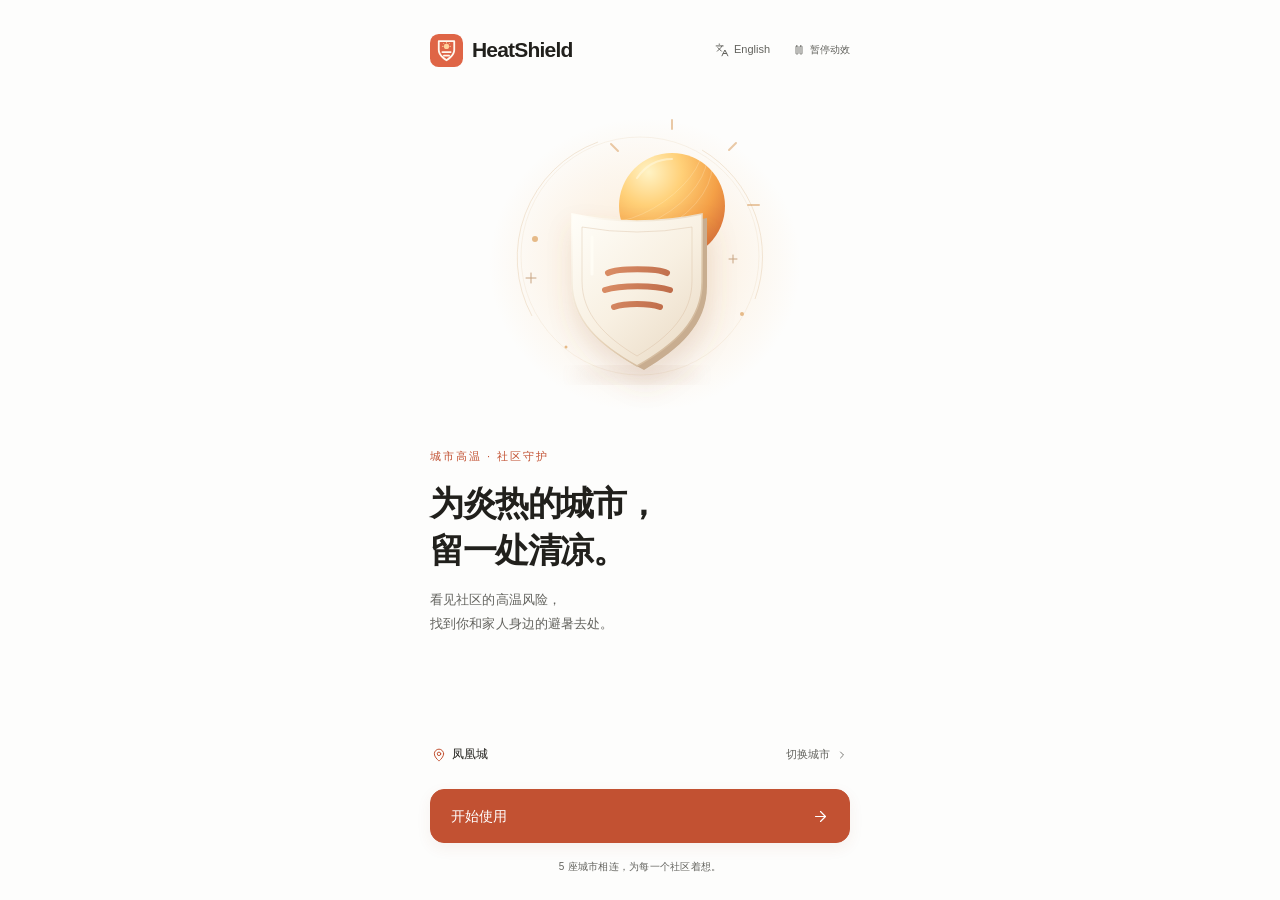
<file: index.html>
<!doctype html>
<html lang="zh-CN"><head><meta charset="UTF-8"><meta name="viewport" content="width=device-width,initial-scale=1,viewport-fit=cover"><meta name="theme-color" content="#fdfdfc"><meta name="description" content="HeatShield，了解社区高温风险，找到身边的避暑资源。"><title>HeatShield</title><link rel="icon" type="image/svg+xml" href="assets/icon.svg"><link rel="stylesheet" href="vendor/sand.css"><link rel="stylesheet" href="vendor/sand-dark.css"><link rel="stylesheet" href="vendor/leaflet.css"><link rel="stylesheet" href="app.css?v=20261114-bilingual"></head><body>
<div id="app"><div class="splash"><img src="assets/icon.svg" width="76" height="76" alt="HeatShield"><h1>HeatShield</h1><div class="boot-dots" aria-label="HeatShield"><i></i><i></i><i></i></div></div></div><div id="modal-root"></div><div id="toast" role="status" aria-live="polite"></div>
<script src="i18n.js?v=20261114-bilingual"></script><script src="vendor/lucide.min.js"></script><script src="vendor/leaflet.js"></script><script src="data.js"></script><script src="photos.js"></script><script src="art.js"></script><script src="basemaps.js?v=20261114-bilingual"></script><script src="live-map.js?v=20261114-bilingual"></script><script src="risk-3d.js?v=20261114-bilingual"></script><script src="app.js?v=20261114-bilingual"></script></body></html>
</file>
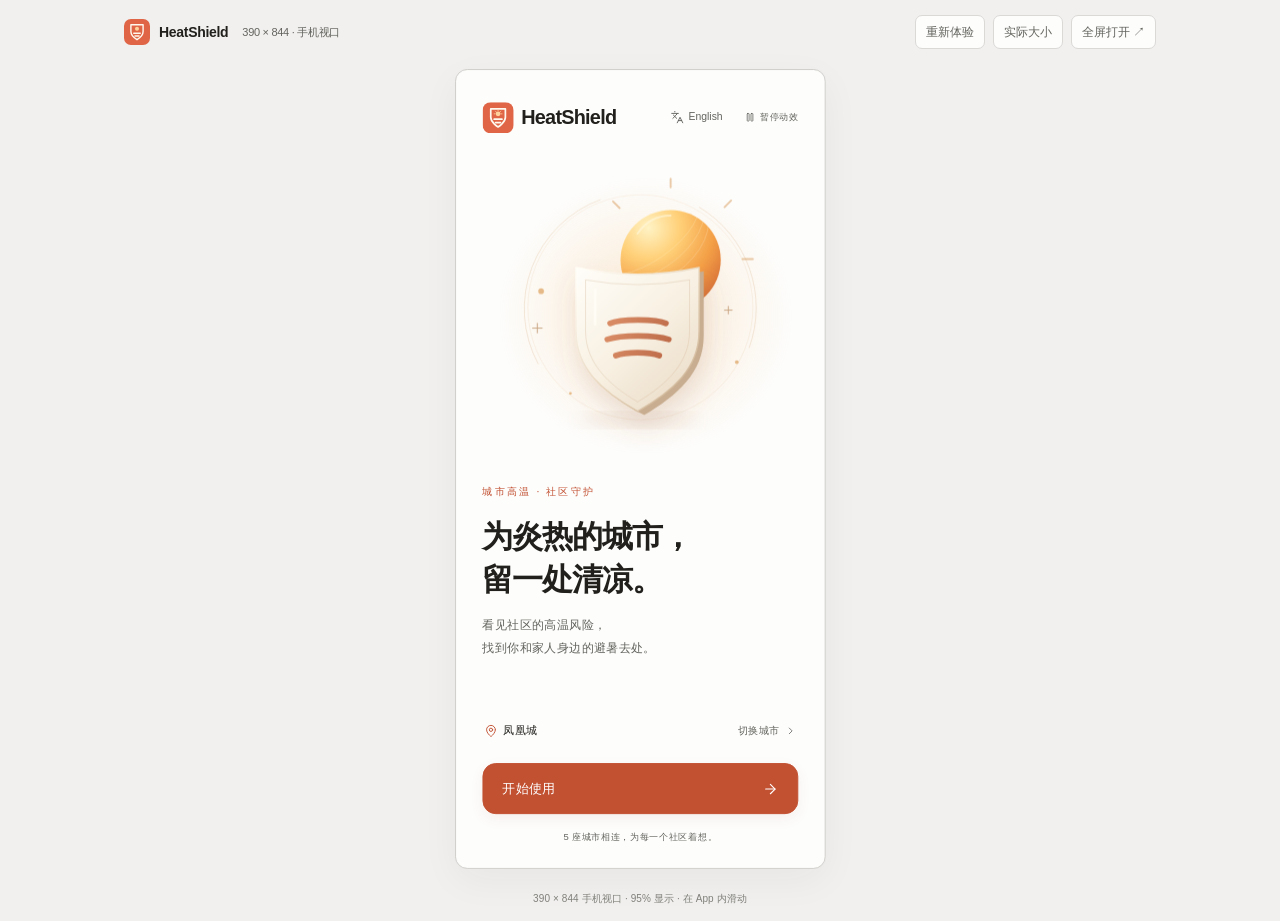
<file: mobile-preview.html>
<!doctype html>
<html lang="zh-CN">
<head><meta charset="UTF-8"><meta name="viewport" content="width=device-width,initial-scale=1"><title>HeatShield · 手机 App</title>
<style>
:root{font-family:Inter,-apple-system,BlinkMacSystemFont,"PingFang SC",sans-serif;color:#21201c;background:#f1f0ef;color-scheme:light}*{box-sizing:border-box}body{margin:0;min-height:100svh}header{height:64px;max-width:1080px;margin:auto;padding:0 24px;display:flex;align-items:center;justify-content:space-between;gap:16px}.identity{display:flex;gap:9px;align-items:center;font-size:14px;font-weight:600;letter-spacing:-.3px}.identity svg{width:26px;height:26px;flex-shrink:0}.identity small{font-size:11px;font-weight:400;color:#63635e;margin-left:5px}.actions{display:flex;gap:8px;align-items:center}button,a{font:inherit;font-size:12px;line-height:1.5;color:#63635e;border:1px solid #dad9d6;border-radius:7px;background:#fdfdfc;min-height:34px;padding:7px 10px;text-decoration:none;cursor:pointer}button:hover,a:hover{color:#21201c;background:#fff}button:focus-visible,a:focus-visible{outline:2px solid #c25132;outline-offset:3px}.preview{display:flex;justify-content:center;align-items:flex-start;padding:6px 16px 24px}.viewport-stage{position:relative;flex-shrink:0;width:390px;height:844px}iframe{position:absolute;top:0;left:0;width:390px;height:844px;display:block;border:0;outline:1px solid #cfceca;border-radius:12px;background:#fdfdfc;box-shadow:0 12px 40px #21201c0d;transform-origin:top left}footer{font-size:10px;color:#82827c;text-align:center;padding:0 16px 15px;letter-spacing:.1px}@media(max-width:520px){header{padding:0 16px;gap:8px;height:58px}.identity small{display:none}.actions{gap:5px}button,a{font-size:11px;padding:7px 8px}.preview{padding-top:4px}}@media(prefers-reduced-motion:reduce){*{scroll-behavior:auto!important}}
@media(max-width:520px){.identity{font-size:13px;gap:6px}.identity svg{width:24px;height:24px}.actions{gap:4px}.actions button,.actions a{font-size:10px;padding:6px;min-height:32px}}@media(max-width:359px){.actions a{display:none}}
</style></head>
<body><header><div class="identity"><svg viewBox="0 0 64 64" aria-hidden="true"><rect width="64" height="64" rx="17" fill="#DF6546"/><path d="M17 14h30v17c0 11-15 20-15 20S17 42 17 31V14Z" fill="none" stroke="#FFF8EE" stroke-width="3.5" stroke-linejoin="round"/><circle cx="32" cy="24" r="5" fill="#FFD29C"/><path d="M24 35h16M27 42h10" stroke="#FFF8EE" stroke-width="3.5" stroke-linecap="round"/></svg>HeatShield<small>390 × 844 · 手机视口</small></div><div class="actions"><button id="restart-app" type="button">重新体验</button><button id="scale-toggle" type="button" aria-pressed="false">实际大小</button><a id="fullscreen-app" href="HeatShield.html?v=20261114-bilingual" target="_blank" rel="noopener">全屏打开 ↗</a></div></header>
<main class="preview"><div class="viewport-stage" id="stage"><iframe id="app" src="about:blank" title="HeatShield 手机 App" width="390" height="844"></iframe></div></main><footer id="hint">固定手机视口 · 在 App 内自然滑动</footer>
<script>
(()=>{
 const stage=document.getElementById('stage'),frame=document.getElementById('app'),toggle=document.getElementById('scale-toggle'),query=new URLSearchParams(location.search);let actual=false,language='zh',hasSavedLanguage=false;
 const copy={
  zh:{title:'HeatShield · 手机 App',viewport:'390 × 844 · 手机视口',restart:'重新体验',actual:'实际大小',fit:'适应窗口',full:'全屏打开 ↗',frame:'HeatShield 手机 App',hint:p=>'390 × 844 手机视口 · '+p+'% 显示 · 在 App 内滑动'},
  en:{title:'HeatShield · Mobile app',viewport:'390 × 844 · Phone viewport',restart:'Start again',actual:'Actual size',fit:'Fit to window',full:'Open full screen ↗',frame:'HeatShield mobile app',hint:p=>'390 × 844 phone viewport · '+p+'% scale · Scroll inside the app'}
 };
 try{const saved=JSON.parse(localStorage.getItem(query.has('qa')?'heatshield.app.v3.qa':'heatshield.app.v3')||'{}');if(copy[saved.language]){language=saved.language;hasSavedLanguage=true}}catch{}
 if(!hasSavedLanguage&&copy[query.get('lang')])language=query.get('lang');
 const params=new URLSearchParams({v:'20261114-bilingual'});for(const key of ['lang','qa'])if(query.has(key))params.set(key,query.get(key));
 const view=query.get('view');if(view==='3d')params.set('layer','3d');
 const appURL='HeatShield.html?'+params+(view==='3d'||view==='map'?'#map':'');
 document.getElementById('fullscreen-app').href=appURL;
 function fit(){const s=actual?1:Math.max(.15,Math.min(1,(innerWidth-32)/390,(innerHeight-102)/844));stage.style.width=(390*s)+'px';stage.style.height=(844*s)+'px';frame.style.transform='scale('+s+')';toggle.textContent=actual?copy[language].fit:copy[language].actual;toggle.setAttribute('aria-pressed',String(actual));document.getElementById('hint').textContent=copy[language].hint(Math.round(s*100))}
 function translate(){const c=copy[language];document.documentElement.lang=language==='en'?'en':'zh-CN';document.title=c.title;document.querySelector('.identity small').textContent=c.viewport;document.getElementById('restart-app').textContent=c.restart;document.getElementById('fullscreen-app').textContent=c.full;frame.title=c.frame;fit()}
 addEventListener('message',e=>{if(e.source===frame.contentWindow&&e.data?.type==='heatshield-language'&&copy[e.data.language]){language=e.data.language;translate()}});
 document.getElementById('restart-app').addEventListener('click',()=>{const restart=new URLSearchParams({v:'20261114-bilingual',launch:String(Date.now()),lang:language});if(query.has('qa'))restart.set('qa',query.get('qa'));frame.src='HeatShield.html?'+restart});
 toggle.addEventListener('click',()=>{actual=!actual;fit()});addEventListener('resize',fit);translate();frame.src=appURL;
})();
</script></body></html>
</file>
<file: vendor/sand.css>
:root, .light, .light-theme {
  --sand-1: #fdfdfc;
  --sand-2: #f9f9f8;
  --sand-3: #f1f0ef;
  --sand-4: #e9e8e6;
  --sand-5: #e2e1de;
  --sand-6: #dad9d6;
  --sand-7: #cfceca;
  --sand-8: #bcbbb5;
  --sand-9: #8d8d86;
  --sand-10: #82827c;
  --sand-11: #63635e;
  --sand-12: #21201c;
}

@supports (color: color(display-p3 1 1 1)) {
  @media (color-gamut: p3) {
    :root, .light, .light-theme {
      --sand-1: color(display-p3 0.992 0.992 0.989);
      --sand-2: color(display-p3 0.977 0.977 0.973);
      --sand-3: color(display-p3 0.943 0.942 0.936);
      --sand-4: color(display-p3 0.913 0.912 0.903);
      --sand-5: color(display-p3 0.885 0.883 0.873);
      --sand-6: color(display-p3 0.854 0.852 0.839);
      --sand-7: color(display-p3 0.813 0.81 0.794);
      --sand-8: color(display-p3 0.738 0.734 0.713);
      --sand-9: color(display-p3 0.553 0.553 0.528);
      --sand-10: color(display-p3 0.511 0.511 0.488);
      --sand-11: color(display-p3 0.388 0.388 0.37);
      --sand-12: color(display-p3 0.129 0.126 0.111);
    }
  }
}
</file>
<file: vendor/sand-dark.css>
.dark, .dark-theme {
  --sand-1: #111110;
  --sand-2: #191918;
  --sand-3: #222221;
  --sand-4: #2a2a28;
  --sand-5: #31312e;
  --sand-6: #3b3a37;
  --sand-7: #494844;
  --sand-8: #62605b;
  --sand-9: #6f6d66;
  --sand-10: #7c7b74;
  --sand-11: #b5b3ad;
  --sand-12: #eeeeec;
}

@supports (color: color(display-p3 1 1 1)) {
  @media (color-gamut: p3) {
    .dark, .dark-theme {
      --sand-1: color(display-p3 0.067 0.067 0.063);
      --sand-2: color(display-p3 0.098 0.098 0.094);
      --sand-3: color(display-p3 0.135 0.135 0.129);
      --sand-4: color(display-p3 0.164 0.163 0.156);
      --sand-5: color(display-p3 0.193 0.192 0.183);
      --sand-6: color(display-p3 0.23 0.229 0.217);
      --sand-7: color(display-p3 0.285 0.282 0.267);
      --sand-8: color(display-p3 0.384 0.378 0.357);
      --sand-9: color(display-p3 0.434 0.428 0.403);
      --sand-10: color(display-p3 0.487 0.481 0.456);
      --sand-11: color(display-p3 0.707 0.703 0.68);
      --sand-12: color(display-p3 0.933 0.933 0.926);
    }
  }
}
</file>
<file: vendor/leaflet.css>
/* required styles */

.leaflet-pane,
.leaflet-tile,
.leaflet-marker-icon,
.leaflet-marker-shadow,
.leaflet-tile-container,
.leaflet-pane > svg,
.leaflet-pane > canvas,
.leaflet-zoom-box,
.leaflet-image-layer,
.leaflet-layer {
	position: absolute;
	left: 0;
	top: 0;
	}
.leaflet-container {
	overflow: hidden;
	}
.leaflet-tile,
.leaflet-marker-icon,
.leaflet-marker-shadow {
	-webkit-user-select: none;
	   -moz-user-select: none;
	        user-select: none;
	  -webkit-user-drag: none;
	}
/* Prevents IE11 from highlighting tiles in blue */
.leaflet-tile::selection {
	background: transparent;
}
/* Safari renders non-retina tile on retina better with this, but Chrome is worse */
.leaflet-safari .leaflet-tile {
	image-rendering: -webkit-optimize-contrast;
	}
/* hack that prevents hw layers "stretching" when loading new tiles */
.leaflet-safari .leaflet-tile-container {
	width: 1600px;
	height: 1600px;
	-webkit-transform-origin: 0 0;
	}
.leaflet-marker-icon,
.leaflet-marker-shadow {
	display: block;
	}
/* .leaflet-container svg: reset svg max-width decleration shipped in Joomla! (joomla.org) 3.x */
/* .leaflet-container img: map is broken in FF if you have max-width: 100% on tiles */
.leaflet-container .leaflet-overlay-pane svg {
	max-width: none !important;
	max-height: none !important;
	}
.leaflet-container .leaflet-marker-pane img,
.leaflet-container .leaflet-shadow-pane img,
.leaflet-container .leaflet-tile-pane img,
.leaflet-container img.leaflet-image-layer,
.leaflet-container .leaflet-tile {
	max-width: none !important;
	max-height: none !important;
	width: auto;
	padding: 0;
	}

.leaflet-container img.leaflet-tile {
	/* See: https://bugs.chromium.org/p/chromium/issues/detail?id=600120 */
	mix-blend-mode: plus-lighter;
}

.leaflet-container.leaflet-touch-zoom {
	-ms-touch-action: pan-x pan-y;
	touch-action: pan-x pan-y;
	}
.leaflet-container.leaflet-touch-drag {
	-ms-touch-action: pinch-zoom;
	/* Fallback for FF which doesn't support pinch-zoom */
	touch-action: none;
	touch-action: pinch-zoom;
}
.leaflet-container.leaflet-touch-drag.leaflet-touch-zoom {
	-ms-touch-action: none;
	touch-action: none;
}
.leaflet-container {
	-webkit-tap-highlight-color: transparent;
}
.leaflet-container a {
	-webkit-tap-highlight-color: rgba(51, 181, 229, 0.4);
}
.leaflet-tile {
	filter: inherit;
	visibility: hidden;
	}
.leaflet-tile-loaded {
	visibility: inherit;
	}
.leaflet-zoom-box {
	width: 0;
	height: 0;
	-moz-box-sizing: border-box;
	     box-sizing: border-box;
	z-index: 800;
	}
/* workaround for https://bugzilla.mozilla.org/show_bug.cgi?id=888319 */
.leaflet-overlay-pane svg {
	-moz-user-select: none;
	}

.leaflet-pane         { z-index: 400; }

.leaflet-tile-pane    { z-index: 200; }
.leaflet-overlay-pane { z-index: 400; }
.leaflet-shadow-pane  { z-index: 500; }
.leaflet-marker-pane  { z-index: 600; }
.leaflet-tooltip-pane   { z-index: 650; }
.leaflet-popup-pane   { z-index: 700; }

.leaflet-map-pane canvas { z-index: 100; }
.leaflet-map-pane svg    { z-index: 200; }

.leaflet-vml-shape {
	width: 1px;
	height: 1px;
	}
.lvml {
	behavior: url(#default#VML);
	display: inline-block;
	position: absolute;
	}


/* control positioning */

.leaflet-control {
	position: relative;
	z-index: 800;
	pointer-events: visiblePainted; /* IE 9-10 doesn't have auto */
	pointer-events: auto;
	}
.leaflet-top,
.leaflet-bottom {
	position: absolute;
	z-index: 1000;
	pointer-events: none;
	}
.leaflet-top {
	top: 0;
	}
.leaflet-right {
	right: 0;
	}
.leaflet-bottom {
	bottom: 0;
	}
.leaflet-left {
	left: 0;
	}
.leaflet-control {
	float: left;
	clear: both;
	}
.leaflet-right .leaflet-control {
	float: right;
	}
.leaflet-top .leaflet-control {
	margin-top: 10px;
	}
.leaflet-bottom .leaflet-control {
	margin-bottom: 10px;
	}
.leaflet-left .leaflet-control {
	margin-left: 10px;
	}
.leaflet-right .leaflet-control {
	margin-right: 10px;
	}


/* zoom and fade animations */

.leaflet-fade-anim .leaflet-popup {
	opacity: 0;
	-webkit-transition: opacity 0.2s linear;
	   -moz-transition: opacity 0.2s linear;
	        transition: opacity 0.2s linear;
	}
.leaflet-fade-anim .leaflet-map-pane .leaflet-popup {
	opacity: 1;
	}
.leaflet-zoom-animated {
	-webkit-transform-origin: 0 0;
	    -ms-transform-origin: 0 0;
	        transform-origin: 0 0;
	}
svg.leaflet-zoom-animated {
	will-change: transform;
}

.leaflet-zoom-anim .leaflet-zoom-animated {
	-webkit-transition: -webkit-transform 0.25s cubic-bezier(0,0,0.25,1);
	   -moz-transition:    -moz-transform 0.25s cubic-bezier(0,0,0.25,1);
	        transition:         transform 0.25s cubic-bezier(0,0,0.25,1);
	}
.leaflet-zoom-anim .leaflet-tile,
.leaflet-pan-anim .leaflet-tile {
	-webkit-transition: none;
	   -moz-transition: none;
	        transition: none;
	}

.leaflet-zoom-anim .leaflet-zoom-hide {
	visibility: hidden;
	}


/* cursors */

.leaflet-interactive {
	cursor: pointer;
	}
.leaflet-grab {
	cursor: -webkit-grab;
	cursor:    -moz-grab;
	cursor:         grab;
	}
.leaflet-crosshair,
.leaflet-crosshair .leaflet-interactive {
	cursor: crosshair;
	}
.leaflet-popup-pane,
.leaflet-control {
	cursor: auto;
	}
.leaflet-dragging .leaflet-grab,
.leaflet-dragging .leaflet-grab .leaflet-interactive,
.leaflet-dragging .leaflet-marker-draggable {
	cursor: move;
	cursor: -webkit-grabbing;
	cursor:    -moz-grabbing;
	cursor:         grabbing;
	}

/* marker & overlays interactivity */
.leaflet-marker-icon,
.leaflet-marker-shadow,
.leaflet-image-layer,
.leaflet-pane > svg path,
.leaflet-tile-container {
	pointer-events: none;
	}

.leaflet-marker-icon.leaflet-interactive,
.leaflet-image-layer.leaflet-interactive,
.leaflet-pane > svg path.leaflet-interactive,
svg.leaflet-image-layer.leaflet-interactive path {
	pointer-events: visiblePainted; /* IE 9-10 doesn't have auto */
	pointer-events: auto;
	}

/* visual tweaks */

.leaflet-container {
	background: #ddd;
	outline-offset: 1px;
	}
.leaflet-container a {
	color: #0078A8;
	}
.leaflet-zoom-box {
	border: 2px dotted #38f;
	background: rgba(255,255,255,0.5);
	}


/* general typography */
.leaflet-container {
	font-family: "Helvetica Neue", Arial, Helvetica, sans-serif;
	font-size: 12px;
	font-size: 0.75rem;
	line-height: 1.5;
	}


/* general toolbar styles */

.leaflet-bar {
	box-shadow: 0 1px 5px rgba(0,0,0,0.65);
	border-radius: 4px;
	}
.leaflet-bar a {
	background-color: #fff;
	border-bottom: 1px solid #ccc;
	width: 26px;
	height: 26px;
	line-height: 26px;
	display: block;
	text-align: center;
	text-decoration: none;
	color: black;
	}
.leaflet-bar a,
.leaflet-control-layers-toggle {
	background-position: 50% 50%;
	background-repeat: no-repeat;
	display: block;
	}
.leaflet-bar a:hover,
.leaflet-bar a:focus {
	background-color: #f4f4f4;
	}
.leaflet-bar a:first-child {
	border-top-left-radius: 4px;
	border-top-right-radius: 4px;
	}
.leaflet-bar a:last-child {
	border-bottom-left-radius: 4px;
	border-bottom-right-radius: 4px;
	border-bottom: none;
	}
.leaflet-bar a.leaflet-disabled {
	cursor: default;
	background-color: #f4f4f4;
	color: #bbb;
	}

.leaflet-touch .leaflet-bar a {
	width: 30px;
	height: 30px;
	line-height: 30px;
	}
.leaflet-touch .leaflet-bar a:first-child {
	border-top-left-radius: 2px;
	border-top-right-radius: 2px;
	}
.leaflet-touch .leaflet-bar a:last-child {
	border-bottom-left-radius: 2px;
	border-bottom-right-radius: 2px;
	}

/* zoom control */

.leaflet-control-zoom-in,
.leaflet-control-zoom-out {
	font: bold 18px 'Lucida Console', Monaco, monospace;
	text-indent: 1px;
	}

.leaflet-touch .leaflet-control-zoom-in, .leaflet-touch .leaflet-control-zoom-out  {
	font-size: 22px;
	}


/* layers control */

.leaflet-control-layers {
	box-shadow: 0 1px 5px rgba(0,0,0,0.4);
	background: #fff;
	border-radius: 5px;
	}
.leaflet-control-layers-toggle {
	background-image: url(images/layers.png);
	width: 36px;
	height: 36px;
	}
.leaflet-retina .leaflet-control-layers-toggle {
	background-image: url(images/layers-2x.png);
	background-size: 26px 26px;
	}
.leaflet-touch .leaflet-control-layers-toggle {
	width: 44px;
	height: 44px;
	}
.leaflet-control-layers .leaflet-control-layers-list,
.leaflet-control-layers-expanded .leaflet-control-layers-toggle {
	display: none;
	}
.leaflet-control-layers-expanded .leaflet-control-layers-list {
	display: block;
	position: relative;
	}
.leaflet-control-layers-expanded {
	padding: 6px 10px 6px 6px;
	color: #333;
	background: #fff;
	}
.leaflet-control-layers-scrollbar {
	overflow-y: scroll;
	overflow-x: hidden;
	padding-right: 5px;
	}
.leaflet-control-layers-selector {
	margin-top: 2px;
	position: relative;
	top: 1px;
	}
.leaflet-control-layers label {
	display: block;
	font-size: 13px;
	font-size: 1.08333em;
	}
.leaflet-control-layers-separator {
	height: 0;
	border-top: 1px solid #ddd;
	margin: 5px -10px 5px -6px;
	}

/* Default icon URLs */
.leaflet-default-icon-path { /* used only in path-guessing heuristic, see L.Icon.Default */
	background-image: url(images/marker-icon.png);
	}


/* attribution and scale controls */

.leaflet-container .leaflet-control-attribution {
	background: #fff;
	background: rgba(255, 255, 255, 0.8);
	margin: 0;
	}
.leaflet-control-attribution,
.leaflet-control-scale-line {
	padding: 0 5px;
	color: #333;
	line-height: 1.4;
	}
.leaflet-control-attribution a {
	text-decoration: none;
	}
.leaflet-control-attribution a:hover,
.leaflet-control-attribution a:focus {
	text-decoration: underline;
	}
.leaflet-attribution-flag {
	display: inline !important;
	vertical-align: baseline !important;
	width: 1em;
	height: 0.6669em;
	}
.leaflet-left .leaflet-control-scale {
	margin-left: 5px;
	}
.leaflet-bottom .leaflet-control-scale {
	margin-bottom: 5px;
	}
.leaflet-control-scale-line {
	border: 2px solid #777;
	border-top: none;
	line-height: 1.1;
	padding: 2px 5px 1px;
	white-space: nowrap;
	-moz-box-sizing: border-box;
	     box-sizing: border-box;
	background: rgba(255, 255, 255, 0.8);
	text-shadow: 1px 1px #fff;
	}
.leaflet-control-scale-line:not(:first-child) {
	border-top: 2px solid #777;
	border-bottom: none;
	margin-top: -2px;
	}
.leaflet-control-scale-line:not(:first-child):not(:last-child) {
	border-bottom: 2px solid #777;
	}

.leaflet-touch .leaflet-control-attribution,
.leaflet-touch .leaflet-control-layers,
.leaflet-touch .leaflet-bar {
	box-shadow: none;
	}
.leaflet-touch .leaflet-control-layers,
.leaflet-touch .leaflet-bar {
	border: 2px solid rgba(0,0,0,0.2);
	background-clip: padding-box;
	}


/* popup */

.leaflet-popup {
	position: absolute;
	text-align: center;
	margin-bottom: 20px;
	}
.leaflet-popup-content-wrapper {
	padding: 1px;
	text-align: left;
	border-radius: 12px;
	}
.leaflet-popup-content {
	margin: 13px 24px 13px 20px;
	line-height: 1.3;
	font-size: 13px;
	font-size: 1.08333em;
	min-height: 1px;
	}
.leaflet-popup-content p {
	margin: 17px 0;
	margin: 1.3em 0;
	}
.leaflet-popup-tip-container {
	width: 40px;
	height: 20px;
	position: absolute;
	left: 50%;
	margin-top: -1px;
	margin-left: -20px;
	overflow: hidden;
	pointer-events: none;
	}
.leaflet-popup-tip {
	width: 17px;
	height: 17px;
	padding: 1px;

	margin: -10px auto 0;
	pointer-events: auto;

	-webkit-transform: rotate(45deg);
	   -moz-transform: rotate(45deg);
	    -ms-transform: rotate(45deg);
	        transform: rotate(45deg);
	}
.leaflet-popup-content-wrapper,
.leaflet-popup-tip {
	background: white;
	color: #333;
	box-shadow: 0 3px 14px rgba(0,0,0,0.4);
	}
.leaflet-container a.leaflet-popup-close-button {
	position: absolute;
	top: 0;
	right: 0;
	border: none;
	text-align: center;
	width: 24px;
	height: 24px;
	font: 16px/24px Tahoma, Verdana, sans-serif;
	color: #757575;
	text-decoration: none;
	background: transparent;
	}
.leaflet-container a.leaflet-popup-close-button:hover,
.leaflet-container a.leaflet-popup-close-button:focus {
	color: #585858;
	}
.leaflet-popup-scrolled {
	overflow: auto;
	}

.leaflet-oldie .leaflet-popup-content-wrapper {
	-ms-zoom: 1;
	}
.leaflet-oldie .leaflet-popup-tip {
	width: 24px;
	margin: 0 auto;

	-ms-filter: "progid:DXImageTransform.Microsoft.Matrix(M11=0.70710678, M12=0.70710678, M21=-0.70710678, M22=0.70710678)";
	filter: progid:DXImageTransform.Microsoft.Matrix(M11=0.70710678, M12=0.70710678, M21=-0.70710678, M22=0.70710678);
	}

.leaflet-oldie .leaflet-control-zoom,
.leaflet-oldie .leaflet-control-layers,
.leaflet-oldie .leaflet-popup-content-wrapper,
.leaflet-oldie .leaflet-popup-tip {
	border: 1px solid #999;
	}


/* div icon */

.leaflet-div-icon {
	background: #fff;
	border: 1px solid #666;
	}


/* Tooltip */
/* Base styles for the element that has a tooltip */
.leaflet-tooltip {
	position: absolute;
	padding: 6px;
	background-color: #fff;
	border: 1px solid #fff;
	border-radius: 3px;
	color: #222;
	white-space: nowrap;
	-webkit-user-select: none;
	-moz-user-select: none;
	-ms-user-select: none;
	user-select: none;
	pointer-events: none;
	box-shadow: 0 1px 3px rgba(0,0,0,0.4);
	}
.leaflet-tooltip.leaflet-interactive {
	cursor: pointer;
	pointer-events: auto;
	}
.leaflet-tooltip-top:before,
.leaflet-tooltip-bottom:before,
.leaflet-tooltip-left:before,
.leaflet-tooltip-right:before {
	position: absolute;
	pointer-events: none;
	border: 6px solid transparent;
	background: transparent;
	content: "";
	}

/* Directions */

.leaflet-tooltip-bottom {
	margin-top: 6px;
}
.leaflet-tooltip-top {
	margin-top: -6px;
}
.leaflet-tooltip-bottom:before,
.leaflet-tooltip-top:before {
	left: 50%;
	margin-left: -6px;
	}
.leaflet-tooltip-top:before {
	bottom: 0;
	margin-bottom: -12px;
	border-top-color: #fff;
	}
.leaflet-tooltip-bottom:before {
	top: 0;
	margin-top: -12px;
	margin-left: -6px;
	border-bottom-color: #fff;
	}
.leaflet-tooltip-left {
	margin-left: -6px;
}
.leaflet-tooltip-right {
	margin-left: 6px;
}
.leaflet-tooltip-left:before,
.leaflet-tooltip-right:before {
	top: 50%;
	margin-top: -6px;
	}
.leaflet-tooltip-left:before {
	right: 0;
	margin-right: -12px;
	border-left-color: #fff;
	}
.leaflet-tooltip-right:before {
	left: 0;
	margin-left: -12px;
	border-right-color: #fff;
	}

/* Printing */

@media print {
	/* Prevent printers from removing background-images of controls. */
	.leaflet-control {
		-webkit-print-color-adjust: exact;
		print-color-adjust: exact;
		}
	}
</file>
<file: app.css>
:root{color-scheme:light;--bg:var(--sand-1);--surface:#fff;--soft:var(--sand-2);--muted:var(--sand-3);--line:var(--sand-6);--input:var(--sand-7);--text:var(--sand-12);--sub:var(--sand-11);--faint:var(--sand-10);--brand:#c25132;--brand-hover:#b94d30;--brand-text:#fff;--tint:#fff1e9;--tint-line:#f2d6c8;--warm:#fbe9dd;--warning:#94622b;--warning-bg:#fff4db;--red:#b3373e;--green:#347754;--shadow:0 2px 8px #21201c04;--sheet-shadow:0 24px 80px #21201c26;--radius:18px;--font:Inter,-apple-system,BlinkMacSystemFont,"PingFang SC","Microsoft YaHei",sans-serif}
:root.dark{color-scheme:dark;--surface:var(--sand-2);--brand:#ef8a6b;--brand-hover:#f5a38a;--brand-text:#27120c;--tint:#2c211c;--tint-line:#513529;--warm:#30231d;--warning:#edbc77;--warning-bg:#302712;--red:#ff9592;--green:#8bcba4;--shadow:0 2px 8px #0001;--sheet-shadow:0 24px 80px #0006}*{box-sizing:border-box}html{scroll-behavior:auto;scroll-padding-top:100px}body{margin:0;font:15px/1.6 var(--font);color:var(--text);background:var(--bg);letter-spacing:-.2px;-webkit-font-smoothing:antialiased}button,input,select{font:inherit}button,a,input,select{-webkit-tap-highlight-color:transparent;touch-action:manipulation}button,a{color:inherit}button{cursor:pointer}button:disabled{opacity:.45;cursor:not-allowed}button{border:0;background:none}a{text-decoration:none}h1,h2,h3,p{margin:0}h1,h2,h3{line-height:1.35}h1{font-size:30px;font-weight:600;letter-spacing:-1.1px}h2{font-size:22px;font-weight:600;letter-spacing:-.7px}h3{font-size:16px;font-weight:550;letter-spacing:-.3px}p{color:var(--sub);font-size:14px;line-height:1.8}button:focus-visible,a:focus-visible,input:focus-visible,select:focus-visible,[tabindex]:focus-visible{outline:3px solid var(--brand);outline-offset:3px}input,select{color:var(--text);background:var(--surface);border:1px solid var(--input);border-radius:12px;min-height:48px;padding:11px 14px;width:100%}.lucide{width:20px;height:20px;stroke-width:1.7;vertical-align:middle;flex-shrink:0}.container{max-width:1060px;margin:0 auto;padding:0 32px}.app-header{position:sticky;top:0;z-index:20;background:color-mix(in srgb,var(--bg) 92%,transparent);backdrop-filter:blur(16px);border-bottom:1px solid var(--line);padding-top:env(safe-area-inset-top)}.header-inner{height:78px;display:flex;align-items:center;justify-content:space-between;gap:16px}.wordmark{display:flex;align-items:center;gap:9px;font-size:21px;letter-spacing:-.7px;font-weight:650;min-height:44px;padding:0}.wordmark img{width:32px;height:32px}.header-actions{display:flex;align-items:center;gap:10px}.city-button{display:flex;align-items:center;gap:7px;border:1px solid var(--line);background:var(--surface);border-radius:10px;min-height:42px;padding:8px 12px;font-size:13px;box-shadow:var(--shadow)}.city-button .lucide{width:15px;height:15px}.icon-button{height:44px;width:44px;display:inline-grid;place-items:center;border:1px solid var(--line);border-radius:12px;background:var(--surface)}.icon-button:hover,.city-button:hover{background:var(--muted)}.bell-dot{position:relative}.bell-dot:after{content:'';height:5px;width:5px;position:absolute;top:11px;right:12px;background:var(--brand);border-radius:50%;outline:2px solid var(--surface)}.page{padding:30px 0 120px;min-height:calc(100svh - 78px);animation:page-in .2s ease-out}.page.no-motion{animation:none}.page-top{display:flex;align-items:flex-start;justify-content:space-between;gap:16px;margin-bottom:24px}.eyebrow{display:flex;align-items:center;gap:6px;color:var(--sub);font-size:12px;margin-bottom:9px}.eyebrow .lucide{width:14px;height:14px}.page-top p{margin-top:8px}.label{font-size:12px;color:var(--sub)}.mono{font-variant-numeric:tabular-nums}.muted{color:var(--sub)}.tiny{font-size:11px;color:var(--sub);line-height:1.8}.caption{font-size:12px;color:var(--sub)}.row{display:flex;align-items:center;gap:12px}.between{display:flex;align-items:center;justify-content:space-between;gap:12px}.stack{display:grid;gap:14px}.mt{margin-top:24px}.mt-sm{margin-top:14px}.two{display:grid;grid-template-columns:repeat(2,minmax(0,1fr));gap:14px}.three{display:grid;grid-template-columns:repeat(3,minmax(0,1fr));gap:12px}.home-grid{display:grid;grid-template-columns:1.1fr .9fr;gap:24px;align-items:start}.card{background:var(--surface);border:1px solid var(--line);border-radius:var(--radius);padding:20px;box-shadow:var(--shadow)}.card.soft{background:var(--soft)}.card-link{display:block;width:100%;text-align:left;transition:background .15s,border-color .15s}.card-link:hover{border-color:var(--input);background:var(--soft)}.btn{min-height:50px;border-radius:12px;background:var(--surface);border:1px solid var(--input);padding:12px 18px;color:var(--text);font-size:14px;font-weight:500;display:inline-flex;align-items:center;justify-content:center;gap:8px;transition:background .15s,transform .1s,opacity .15s}.btn .lucide{width:17px;height:17px}.btn:hover{background:var(--muted)}.btn:active{transform:scale(.985)}.btn.primary{background:var(--brand);border-color:var(--brand);color:var(--brand-text)}.btn.primary:hover{background:var(--brand-hover);border-color:var(--brand-hover)}.btn.wide{width:100%;display:flex}.btn.ghost{border-color:transparent;background:transparent;box-shadow:none}.btn.compact{min-height:42px;padding:9px 12px;font-size:12px;border-radius:10px}.text-button{color:var(--brand);font-size:12px;font-weight:500;padding:8px 0;min-height:44px;display:flex;align-items:center;gap:5px}.text-button .lucide{width:14px;height:14px}.pill{display:inline-flex;align-items:center;gap:5px;border:1px solid var(--line);border-radius:6px;padding:3px 7px;font-size:10px;color:var(--sub);background:var(--soft);white-space:nowrap}.pill.risk{background:var(--warning-bg);color:var(--warning);border-color:transparent}.pill.risk:before{content:'';width:4px;height:4px;background:currentColor;border-radius:50%}.pill.risk.extreme{color:var(--red);background:color-mix(in srgb,var(--red) 9%,var(--surface))}.pill.risk.low{color:var(--green);background:color-mix(in srgb,var(--green) 9%,var(--surface))}.hero{background:var(--tint);border:1px solid var(--tint-line);border-radius:22px;padding:25px;position:relative;overflow:hidden}.hero-main{position:relative;z-index:1;display:flex;align-items:center;justify-content:space-between;min-height:110px;margin-top:13px}.temperature{font-size:72px;line-height:1;font-weight:500;letter-spacing:-5px;font-variant-numeric:tabular-nums;color:var(--text)}.temperature small{font-size:24px;letter-spacing:-1px;font-weight:400;margin-left:4px;color:var(--sub)}.hero-weather{width:105px;height:105px;flex-shrink:0}.hero p{font-size:13px;max-width:310px;margin-top:14px}.hero-footer{border-top:1px solid var(--tint-line);padding-top:15px;margin-top:20px;display:flex;gap:24px;font-size:12px;color:var(--sub)}.hero-footer .lucide{width:15px;height:15px;margin-right:5px}.hero .btn{margin-top:20px}.quick-action{display:flex;flex-direction:column;align-items:flex-start;gap:12px;text-align:left;border-radius:16px;padding:18px;border:1px solid var(--line);background:var(--surface);min-height:136px;box-shadow:var(--shadow)}.quick-action .glyph{width:34px;height:34px;border:1px solid var(--line);border-radius:10px;display:grid;place-items:center;background:var(--soft)}.quick-action .glyph .lucide{width:18px;height:18px}.quick-action strong{font-size:14px;font-weight:550}.quick-action small{font-size:11px;color:var(--sub);display:block;margin-top:3px}.quick-action:hover{background:var(--soft)}.section-title{display:flex;align-items:center;justify-content:space-between;gap:12px;margin:28px 0 13px}.section-title h2{font-size:18px;font-weight:600;letter-spacing:-.5px}.forecast-card{text-align:center;border:1px solid var(--line);border-radius:14px;background:var(--surface);padding:15px 10px;display:grid;justify-items:center;gap:10px;min-height:142px}.forecast-card .lucide{color:var(--brand);width:26px;height:26px;stroke-width:1.3}.forecast-card strong{font-size:23px;font-weight:550;letter-spacing:-.8px;line-height:1.1}.forecast-card .caption{font-size:11px}.forecast-card:hover{background:var(--soft)}.list{border:1px solid var(--line);border-radius:16px;background:var(--surface);overflow:hidden}.list-row{display:flex;align-items:center;justify-content:space-between;gap:14px;padding:17px 18px;border:0;border-bottom:1px solid var(--line);width:100%;text-align:left;background:transparent;min-height:76px}.list-row:last-child{border-bottom:0}.list-row:hover{background:var(--soft)}.list-row strong{display:block;font-size:14px;font-weight:500;line-height:1.5}.list-row small{display:block;font-size:11px;color:var(--sub);margin-top:5px;line-height:1.7}.list-row>.lucide{color:var(--faint);width:17px;height:17px}.number-circle{height:32px;width:32px;background:var(--muted);display:grid;place-items:center;border-radius:10px;font-size:11px;color:var(--sub);flex-shrink:0}.facility{padding:18px;border:1px solid var(--line);border-radius:16px;background:var(--surface);display:flex;gap:14px;text-align:left;width:100%;transition:border-color .15s,background .15s}.facility:hover{border-color:var(--input);background:var(--soft)}.facility-icon{height:48px;width:48px;background:var(--soft);border:1px solid var(--line);display:grid;place-items:center;border-radius:13px;flex-shrink:0;color:var(--sub)}.facility-icon .lucide{width:22px;height:22px;stroke-width:1.3}.facility-info{flex:1;min-width:0}.facility h3{font-size:14px;line-height:1.5;margin:3px 0 5px}.facility .caption{font-size:11px}.facility .pill{margin-top:12px}.facility>.lucide{width:16px;height:16px;color:var(--faint);margin-top:8px}.data-note{font-size:11px;color:var(--sub);display:flex;align-items:center;justify-content:center;gap:5px;min-height:44px;margin-top:18px;width:100%;padding:10px 0}.data-note .lucide{width:12px;height:12px}.bottom-nav{position:fixed;bottom:0;left:0;right:0;z-index:30;background:color-mix(in srgb,var(--surface) 94%,transparent);backdrop-filter:blur(18px);border-top:1px solid var(--line);padding-bottom:env(safe-area-inset-bottom)}.bottom-nav-inner{display:grid;grid-template-columns:repeat(5,1fr);max-width:560px;margin:auto;height:74px;padding:6px 12px 8px;gap:5px}.nav-item{display:flex;flex-direction:column;justify-content:center;align-items:center;gap:4px;font-size:10px;color:var(--sub);border-radius:12px;position:relative;min-height:52px}.nav-item .lucide{width:21px;height:21px;stroke-width:1.6}.nav-item.active{color:var(--brand)}.nav-item.active .lucide{stroke-width:2}.nav-item.active:before{content:'';position:absolute;top:1px;width:17px;height:3px;border-radius:5px;background:var(--brand)}.nav-item:hover{background:var(--soft)}.back-button{min-height:44px;display:flex;align-items:center;gap:6px;font-size:13px;padding:0;color:var(--sub);margin-bottom:15px}.back-button .lucide{width:17px;height:17px}.chips{display:flex;gap:7px;overflow:auto;scrollbar-width:none;flex-wrap:nowrap;padding:2px 0}.chips::-webkit-scrollbar{display:none}.chip{flex-shrink:0;padding:10px 14px;min-height:44px;background:var(--surface);border:1px solid var(--line);border-radius:10px;color:var(--sub);font-size:12px}.chip.selected{background:var(--text);border-color:var(--text);color:var(--bg);box-shadow:var(--shadow)}.chip:hover:not(.selected){background:var(--muted)}.info-strip{padding:12px 14px;border:1px solid var(--line);border-radius:12px;background:var(--soft);display:flex;align-items:flex-start;gap:8px;font-size:12px;color:var(--sub);line-height:1.8}.info-strip>.lucide{width:16px;height:16px;margin-top:3px}.filter-bar{display:flex;justify-content:space-between;align-items:center;gap:14px;margin-bottom:14px}.filter-bar .icon-button{height:42px;width:42px}.map-canvas{position:relative;overflow:hidden;border-radius:20px;background:var(--muted);border:1px solid var(--line);margin-top:18px}.map-canvas svg{display:block;width:100%;height:auto;max-height:480px;touch-action:pan-y}.map-canvas .map-label{position:absolute;left:14px;bottom:12px;background:var(--surface);border:1px solid var(--line);border-radius:6px;font-size:10px;color:var(--sub);padding:4px 7px}.map-point{cursor:pointer}.map-point text{font-family:var(--font);font-size:9px;fill:var(--sub)}.map-point:focus-visible{outline:2px solid var(--brand)}.legend{display:flex;gap:18px;justify-content:center;font-size:11px;color:var(--sub);margin-top:14px}.legend span{display:flex;gap:6px;align-items:center}.legend i{display:inline-block;width:7px;height:7px;border-radius:50%;background:var(--brand)}.legend i.square{background:var(--surface);border:1px solid var(--sub);border-radius:2px}.score{font-size:64px;line-height:1.2;font-weight:500;letter-spacing:-3px}.score small{font-size:14px;letter-spacing:0;color:var(--sub);margin-left:6px}.stat{padding:16px;border:1px solid var(--line);background:var(--surface);border-radius:14px}.stat strong{display:block;font-size:24px;line-height:1.4;letter-spacing:-1px;margin-top:6px;font-weight:550}.stat .lucide{width:15px;height:15px;color:var(--sub);margin-right:5px}.bar-row+.bar-row{margin-top:18px}.track{background:var(--muted);height:6px;border-radius:8px;margin-top:9px;overflow:hidden}.track span{height:100%;display:block;background:var(--brand);border-radius:8px}.detail-grid{display:grid;grid-template-columns:1fr 1fr;gap:20px}.detail-grid dt{font-size:12px;color:var(--sub)}.detail-grid dd{margin:6px 0 0;font-size:15px}.big-facility{height:150px;background:var(--soft);border:1px solid var(--line);border-radius:18px;display:flex;align-items:center;justify-content:center;position:relative;overflow:hidden}.big-facility>.lucide{width:66px;height:66px;stroke-width:1;color:var(--sand-8)}.big-facility:before,.big-facility:after{content:'';position:absolute;width:220px;height:220px;border:1px solid var(--line);border-radius:50%}.big-facility:after{width:330px;height:330px}.big-facility>*{z-index:1}.settings-group{margin-top:26px}.setting{display:flex;width:100%;text-align:left;align-items:center;gap:13px;padding:16px 18px;min-height:74px;border-bottom:1px solid var(--line);background:var(--surface)}.setting:last-child{border:0}.setting>.lucide{width:20px;height:20px;color:var(--sub)}.setting>span{flex:1}.setting strong{font-size:14px;font-weight:500;display:block}.setting small{font-size:11px;display:block;color:var(--sub);margin-top:4px}.switch{width:38px;height:23px;border-radius:30px;background:var(--sand-5);border:1px solid var(--input);padding:3px;flex-shrink:0}.switch:before{content:'';height:15px;width:15px;background:var(--surface);border-radius:50%;display:block;transition:transform .15s}.switch.on{background:var(--brand);border-color:var(--brand)}.switch.on:before{transform:translateX(14px);background:#fff}.profile-head{display:flex;gap:15px;align-items:center;margin:8px 0 28px}.profile-avatar{width:58px;height:58px;background:var(--tint);border:1px solid var(--tint-line);border-radius:18px;display:grid;place-items:center;color:var(--brand)}.profile-avatar .lucide{width:25px;height:25px}.profile-head h1{font-size:26px}.profile-head p{font-size:12px;margin-top:3px}.empty{display:flex;flex-direction:column;align-items:center;text-align:center;justify-content:center;min-height:280px;padding:30px 24px}.empty-icon{height:58px;width:58px;border-radius:18px;background:var(--muted);display:grid;place-items:center;color:var(--sub);margin-bottom:20px}.empty-icon .lucide{width:26px;height:26px;stroke-width:1.4}.empty h2{font-size:20px}.empty p{max-width:300px;margin:10px 0 22px}.empty .btn{width:100%;max-width:280px}.read-indicator{height:7px;width:7px;border-radius:50%;background:var(--brand)}.unread-card{border-color:var(--tint-line)}.alert-icon{width:40px;height:40px;border-radius:12px;background:var(--warning-bg);color:var(--warning);display:grid;place-items:center;flex-shrink:0}.timeline-row{display:flex;gap:14px;padding:0 0 22px;position:relative}.timeline-row:before{content:'';position:absolute;left:14px;top:32px;bottom:4px;width:1px;background:var(--line)}.timeline-row:last-child:before{display:none}.timeline-dot{width:29px;height:29px;display:grid;place-items:center;border:1px solid var(--line);background:var(--surface);border-radius:50%;font-size:11px;flex-shrink:0}.timeline-row.done .timeline-dot{color:var(--brand-text);background:var(--brand);border-color:var(--brand)}.timeline-row p{font-size:12px;margin-top:4px}.timeline-row strong{font-size:14px;font-weight:500}.form-field{display:grid;gap:8px;margin:20px 0;font-size:13px}.note-list{margin:12px 0 0;padding-left:20px;font-size:13px;color:var(--sub);line-height:2}.brand-preview{border:1px solid var(--line);border-radius:18px;padding:30px 18px;display:grid;place-items:center;background:var(--surface);margin-top:18px}.brand-preview img{max-width:100%;height:auto;width:300px}.brand-icon-preview{display:flex;justify-content:center;gap:20px;margin:28px 0}.brand-icon-preview img{height:88px;width:88px;border-radius:24px}.brand-icon-preview .mono-mark{background:var(--text);border-radius:24px;padding:17px;display:grid;place-items:center}.mono-mark svg{width:54px;height:54px}.compare-row{display:grid;grid-template-columns:1fr 60px 60px;align-items:center;gap:12px;width:100%;text-align:left;padding:18px;border-bottom:1px solid var(--line)}.compare-row:last-child{border:0}.compare-row strong{font-size:14px;font-weight:500}.compare-row small{display:block;font-size:11px;color:var(--sub);margin-top:3px}.compare-row>span:not(:first-child){text-align:right;font-size:13px}.comparison-head{font-size:11px;color:var(--sub);padding-top:10px;padding-bottom:10px;background:var(--soft)}
/* Startup, onboarding, progress and modal overlays. */
.splash{min-height:100svh;display:flex;flex-direction:column;align-items:center;justify-content:center;background:var(--bg);padding:40px 24px}.splash img{border-radius:22px;box-shadow:0 14px 35px #df65461c}.splash h1{margin-top:20px;font-size:35px;letter-spacing:-1.5px}.splash p{font-size:13px;margin-top:12px}.boot-dots{display:flex;gap:5px;margin-top:38px}.boot-dots i{height:4px;width:4px;border-radius:50%;background:var(--brand);animation:boot 1s infinite}.boot-dots i:nth-child(2){animation-delay:.15s}.boot-dots i:nth-child(3){animation-delay:.3s}.onboard{max-width:480px;margin:auto;min-height:100svh;padding:32px 28px max(28px,env(safe-area-inset-bottom));display:flex;flex-direction:column}.onboard .wordmark{font-size:20px}.onboard-art{position:relative;display:grid;place-items:center;min-height:270px;margin:28px 0 8px}.onboard-art svg{width:100%;height:270px;max-width:340px}.onboard h1{font-size:33px;letter-spacing:-1.2px;line-height:1.38;margin-bottom:14px}.onboard p{font-size:14px;line-height:1.9}.onboard-bottom{margin-top:auto;padding-top:30px}.onboard .benefit{display:flex;gap:8px;align-items:center;margin-top:12px;font-size:12px;color:var(--sub)}.benefit .lucide{width:15px;height:15px;color:var(--brand)}.onboard .back-button{margin-top:20px}.city-list{display:grid;gap:10px;margin-top:24px}.city-choice{display:flex;align-items:center;gap:12px;min-height:74px;width:100%;background:var(--surface);border:1px solid var(--line);border-radius:14px;padding:15px;text-align:left}.city-choice:hover{background:var(--soft)}.city-choice.selected{border-color:var(--brand);background:var(--tint)}.city-choice .city-glyph{height:38px;width:38px;border-radius:11px;border:1px solid var(--line);display:grid;place-items:center;color:var(--sub);background:var(--surface)}.city-choice strong{font-weight:500;font-size:14px;display:block}.city-choice small{display:block;font-size:11px;color:var(--sub);margin-top:4px}.city-choice>span:nth-child(2){flex:1}.city-choice>.lucide{width:18px;height:18px;color:var(--brand)}.skeleton{background:var(--muted);border-radius:8px;position:relative;overflow:hidden}.skeleton:after{content:'';position:absolute;inset:0;transform:translateX(-100%);background:linear-gradient(90deg,transparent,color-mix(in srgb,var(--surface) 80%,transparent),transparent);animation:shimmer 1.25s infinite}.skeleton-title{width:55%;height:27px;margin:20px 0}.skeleton-hero{height:280px;border-radius:22px}.skeleton-line{height:13px;width:70%;margin:12px 0}.skeleton-block{height:130px;border-radius:16px}.loading-copy{display:flex;align-items:center;gap:8px;font-size:12px;color:var(--sub);margin-bottom:16px}.spinner{width:15px;height:15px;border:1.5px solid var(--line);border-top-color:var(--brand);border-radius:50%;animation:spin .7s linear infinite;display:inline-block}.loading-button .spinner{border-color:color-mix(in srgb,var(--brand-text) 30%,transparent);border-top-color:var(--brand-text)}#modal-root:empty{display:none}.modal-backdrop{position:fixed;inset:0;background:#16130f66;backdrop-filter:blur(5px);z-index:80;display:flex;align-items:flex-end;justify-content:center;animation:fade-in .15s}.sheet{background:var(--surface);color:var(--text);width:100%;max-width:500px;max-height:90dvh;overflow-y:auto;overscroll-behavior:contain;touch-action:pan-y;border-radius:24px 24px 0 0;border:1px solid var(--line);box-shadow:var(--sheet-shadow);padding:10px 22px max(25px,env(safe-area-inset-bottom));animation:sheet-in .2s ease-out}.sheet-handle{width:34px;height:4px;border-radius:8px;background:var(--sand-7);margin:0 auto 18px}.sheet-top{display:flex;align-items:center;justify-content:space-between;gap:12px;margin-bottom:10px}.sheet-top h2{font-size:21px}.sheet-top .icon-button{border:0;background:var(--soft);width:32px;height:32px;border-radius:50%}.sheet-top .icon-button .lucide{width:16px;height:16px}.sheet .city-list{margin-top:18px}.sheet p{font-size:13px}.sheet .search-wrap{margin-top:18px;position:relative}.search-wrap .lucide{position:absolute;left:13px;top:15px;width:18px;height:18px;color:var(--sub)}.search-wrap input{padding-left:40px}.sheet-footer{position:sticky;bottom:-25px;background:var(--surface);padding:16px 0 6px;margin-top:8px}.notice-card{padding:17px;background:var(--soft);border:1px solid var(--line);border-radius:14px;margin:18px 0}.notice-card strong{font-size:13px;font-weight:500}.notice-card p{font-size:12px;margin-top:6px}.sheet .btn+.btn{margin-top:10px}body.modal-open{overflow:hidden}#toast{position:fixed;bottom:calc(90px + env(safe-area-inset-bottom));left:50%;transform:translate(-50%,12px);max-width:calc(100vw - 40px);padding:12px 17px;border:1px solid var(--sand-7);background:var(--text);color:var(--bg);border-radius:12px;box-shadow:var(--shadow);font-size:12px;z-index:120;opacity:0;pointer-events:none;transition:opacity .15s,transform .15s;white-space:normal}#toast.show{opacity:1;transform:translate(-50%,0)}.refresh-control{display:flex;align-items:center;gap:5px;font-size:11px;color:var(--sub);min-height:42px;padding:6px 0}.refresh-control .lucide{width:13px;height:13px}.check-mark{width:64px;height:64px;border-radius:50%;display:grid;place-items:center;background:var(--tint);color:var(--brand);margin:28px auto 20px}.check-mark .lucide{width:28px;height:28px}.page-bottom-action{margin-top:28px}.hidden{display:none!important}@keyframes shimmer{to{transform:translateX(100%)}}@keyframes spin{to{transform:rotate(360deg)}}@keyframes boot{0%,100%{opacity:.2}50%{opacity:1}}@keyframes page-in{from{opacity:.4;transform:translateY(6px)}to{opacity:1;transform:translateY(0)}}@keyframes fade-in{from{opacity:0}to{opacity:1}}@keyframes sheet-in{from{transform:translateY(30px);opacity:.6}to{transform:translateY(0);opacity:1}}
@media(min-width:760px){.sheet{border-radius:24px;padding-bottom:24px;max-height:82dvh}.modal-backdrop{align-items:center;padding:30px}.onboard{max-width:520px;padding:40px 30px}.onboard-art{min-height:310px}.onboard-art svg{height:310px}.page.narrow{max-width:620px;margin:auto}.facility-grid{display:grid;grid-template-columns:1fr 1fr;gap:14px}.facility-grid.stack{gap:14px}.home-right .section-title:first-child{margin-top:0}.bottom-nav-inner{height:76px}.page-top h1{font-size:32px}}
@media(max-width:759px){.container{padding:0 20px}.header-inner{height:70px;gap:10px}.wordmark{font-size:20px;gap:8px}.wordmark img{width:30px;height:30px}.header-actions{gap:7px}.city-button{font-size:12px;min-height:38px;padding:8px 9px;gap:4px}.city-button .lucide:first-child{display:none}.header-actions .icon-button{width:38px;height:38px;border-radius:10px}.header-actions .icon-button .lucide{width:18px;height:18px}.page{padding-top:24px;min-height:calc(100svh - 70px)}.page-top{margin-bottom:22px}.page-top h1{font-size:28px}.page-top p{font-size:12px}.home-grid{display:block}.home-right{margin-top:26px}.hero{padding:22px;border-radius:20px}.temperature{font-size:68px}.hero-weather{width:98px;height:98px}.hero p{font-size:12px;max-width:270px}.hero-footer{gap:18px;font-size:11px}.quick-action{padding:16px;min-height:130px}.quick-action strong{font-size:13px}.section-title{margin-top:26px}.section-title h2{font-size:17px}.forecast-card{padding:14px 8px;gap:9px;min-height:137px}.forecast-card strong{font-size:22px}.facility{padding:16px;gap:12px}.facility-icon{width:43px;height:43px;border-radius:12px}.facility h3{font-size:13px}.facility .pill{font-size:9px}.card{padding:18px;border-radius:16px}.two{gap:12px}.three{gap:9px}.btn{min-height:50px}.map-canvas{border-radius:16px}.page-top .icon-button{width:40px;height:40px;flex-shrink:0}.onboard h1{font-size:32px}.app-header .container{padding-left:20px;padding-right:20px}}
@media(max-width:359px){.container{padding:0 16px}.wordmark{font-size:18px}.wordmark img{width:27px;height:27px}.city-button{font-size:11px;padding:7px}.header-actions .icon-button{display:none}.hero{padding:18px}.temperature{font-size:62px}.onboard{padding-left:22px;padding-right:22px}.chips{gap:5px}.chip{padding:9px 12px}.facility-icon{display:none}}
@media(prefers-reduced-motion:reduce){*,*:before,*:after{animation:none!important;transition:none!important;scroll-behavior:auto!important}.skeleton:after{display:none}}
/* Launch and loading are full screens, independent from in-page skeletons. */
.hero-weather{width:130px;height:130px;object-fit:contain;margin:-8px -10px -8px 0}
.launch-welcome{padding-top:max(28px,env(safe-area-inset-top));padding-bottom:max(24px,env(safe-area-inset-bottom));min-height:100svh;max-width:480px}
.launch-welcome .wordmark{font-size:21px;letter-spacing:-.8px}
.launch-welcome .wordmark img{width:33px;height:33px}
.launch-welcome .onboard-art{min-height:0;margin:18px -10px 8px;flex:1;max-height:340px}
.launch-welcome .onboard-art img{display:block;width:100%;height:auto;max-height:320px;object-fit:contain}
.launch-kicker{font-size:11px;letter-spacing:2px;color:var(--brand);margin-bottom:14px}
.launch-welcome h1{font-size:34px;line-height:1.4;font-weight:600;letter-spacing:-1.4px;margin-bottom:13px}
.launch-welcome .launch-intro>p{font-size:13px;line-height:1.9;letter-spacing:.1px}
.launch-welcome .onboard-bottom{padding-top:24px;flex-shrink:0}
.launch-city{display:flex;align-items:center;justify-content:space-between;gap:8px;width:100%;min-height:44px;padding:0 2px;margin-bottom:12px;font-size:12px}
.launch-city>span{display:flex;align-items:center;gap:6px}
.launch-city>span:last-child{font-size:11px;color:var(--sub)}
.launch-city .lucide{width:14px;height:14px;color:var(--brand)}
.launch-city>span:last-child .lucide{color:var(--sub);width:12px;height:12px}
.launch-welcome .btn.primary{min-height:54px;justify-content:space-between;padding:14px 20px;font-size:14px;border-radius:14px}
.launch-welcome .btn.primary .lucide{order:1}
.launch-welcome .launch-footnote{text-align:center;font-size:10px;margin-top:14px;letter-spacing:.25px;color:var(--sub)}
.launch-loading{min-height:100svh;display:flex;flex-direction:column;align-items:center;padding:max(32px,env(safe-area-inset-top)) 28px max(28px,env(safe-area-inset-bottom));background:var(--bg)}
.launch-loading-core{margin:auto;width:100%;max-width:300px;text-align:center;padding:52px 0 60px}
.launch-emblem{width:152px;height:152px;display:grid;place-items:center;position:relative;margin:0 auto 30px}
.launch-emblem:before{content:'';position:absolute;inset:0;border-radius:50%;background:radial-gradient(circle,#DF654612,transparent 72%)}
.launch-emblem>span{position:absolute;inset:0;border:1px solid var(--tint-line);border-radius:50%;animation:launch-breathe 2.4s ease-in-out infinite}
.launch-emblem>span:nth-child(2){inset:14px;opacity:.6;animation-delay:.5s}
.launch-emblem img{position:relative;border-radius:23px;box-shadow:0 14px 32px #B3663B22}
.launch-loading h1{font-size:33px;letter-spacing:-1.4px;font-weight:600}
.launch-loading-core>p{font-size:12px;margin-top:10px;letter-spacing:.4px}
.launch-load-panel{margin:52px auto 0;max-width:234px}
.launch-load-city{display:flex;justify-content:center;align-items:center;gap:5px;color:var(--sub);font-size:12px;margin-bottom:18px}
.launch-load-city .lucide{height:14px;width:14px}
.launch-progress{height:3px;background:var(--line);overflow:hidden;border-radius:10px}
.launch-progress>span{height:100%;display:block;width:8%;background:var(--brand);border-radius:10px;transition:width .35s ease}
#launch-status{font-size:11px;color:var(--sub);min-height:20px;margin-top:16px}
.launch-steps{display:flex;align-items:center;justify-content:center;gap:9px;margin-top:22px;font-size:9px;color:var(--sand-9);letter-spacing:.3px}
.launch-steps i{width:2px;height:2px;background:var(--input);border-radius:50%}
.launch-steps .current{color:var(--brand)}
.launch-loading-footer{font-size:9px;letter-spacing:2px;color:var(--sub);text-align:center}
.launch-loading-footer span{display:block;font-size:10px;letter-spacing:1px;margin-top:6px;color:var(--sand-10)}
@keyframes launch-breathe{50%{transform:scale(1.035);opacity:.45}}
@media(min-width:760px){.launch-welcome .onboard-art{max-height:350px;min-height:0}.launch-welcome{max-width:480px}}
@media(max-width:759px){.hero-weather{width:126px;height:126px}.launch-welcome .onboard-art{min-height:0}.launch-welcome h1{font-size:33px}}
@media(max-height:740px){.launch-welcome .onboard-art{margin-top:8px;max-height:240px}.launch-welcome .onboard-art img{max-height:240px}.launch-welcome .onboard-bottom{padding-top:18px}.launch-welcome h1{font-size:30px}.launch-kicker{margin-bottom:9px}}
@media(max-width:359px){.hero-weather{width:110px;height:110px}.launch-welcome h1{font-size:30px}}
@media(prefers-reduced-motion:reduce){.launch-emblem>span{animation:none}.launch-progress>span{transition:none}}
.facility-photo-wrap{margin:0}
.facility-photo{display:block;position:relative;width:100%;padding:0;aspect-ratio:1.65;background:var(--soft);border:1px solid var(--line);border-radius:18px;overflow:hidden;text-align:left}
.facility-photo>img{display:block;width:100%;height:100%;object-fit:cover;transition:transform .3s ease}
.facility-photo:hover>img{transform:scale(1.025)}
.facility-photo-tag,.facility-photo-count{position:absolute;bottom:12px;display:flex;align-items:center;gap:5px;border-radius:7px;padding:5px 8px;background:#181712a8;backdrop-filter:blur(8px);color:#fff;font-size:10px;line-height:1.5}
.facility-photo-tag{left:12px}.facility-photo-count{right:12px}.facility-photo-count .lucide{width:12px;height:12px}
.facility-photo-caption{min-height:30px;display:flex;align-items:center;justify-content:space-between;gap:12px;padding:7px 1px 0;font-size:10px;color:var(--sub);line-height:1.6}
.facility-photo-caption button{display:flex;align-items:center;gap:3px;font-size:10px;white-space:nowrap;color:var(--sub);min-height:30px;padding:0 1px}.facility-photo-caption button .lucide{width:11px;height:11px}
.facility-thumb{width:76px;height:88px;flex-shrink:0;position:relative;border:1px solid var(--line);border-radius:10px;overflow:hidden;align-self:flex-start;background:var(--soft)}
.facility-thumb img{display:block;width:100%;height:100%;object-fit:cover}
.facility-thumb>small{position:absolute;bottom:4px;left:4px;line-height:1.4;font-size:8px;padding:2px 4px;border-radius:4px;background:#181712b3;color:#fff}
.photo-viewer{border:1px solid var(--line);background:var(--soft);border-radius:13px;overflow:hidden;margin-top:18px}
.photo-viewer img{display:block;width:100%;max-height:46svh;object-fit:contain}
.photo-viewer-controls{display:flex;align-items:center;justify-content:space-between;margin-top:12px;font-size:11px;color:var(--sub)}
.photo-viewer-controls .icon-button{width:38px;height:38px;border-radius:10px}.photo-viewer-controls .lucide{width:16px;height:16px}
.photo-attribution{margin:18px 0 0;padding-top:16px;border-top:1px solid var(--line)}
.photo-attribution strong{display:block;font-size:12px;font-weight:500}.photo-attribution p{font-size:11px;line-height:1.8;margin-top:5px;overflow-wrap:anywhere}
.photo-source-links{display:flex;gap:8px;flex-wrap:wrap;margin-top:13px}.photo-source-links a{font-size:11px;text-decoration:underline;text-underline-offset:3px;color:var(--brand);padding:7px 0;margin-right:12px}
.photo-reference-note{font-size:11px;line-height:1.8;padding:11px 13px;background:var(--soft);border:1px solid var(--line);border-radius:10px;margin-top:12px;color:var(--sub)}
@media(max-width:759px){.facility.has-photo{padding:14px;gap:12px}.facility.has-photo>.lucide{display:none}.facility.has-photo .pill{margin-top:8px}}
@media(max-width:359px){.facility-thumb{width:62px;height:84px}.facility.has-photo{gap:10px;padding:12px}.facility.has-photo .caption{font-size:10px}}
/* Motion: a quiet ambient scene and short, consistent interaction feedback. */
:root{--ease-out:cubic-bezier(.22,1,.36,1);--ease-pop:cubic-bezier(.16,1.25,.4,1);--duration-fast:160ms;--duration-page:280ms}
.launch-top{display:flex;align-items:center;justify-content:space-between;gap:12px;min-height:44px}
.motion-toggle{display:flex;align-items:center;gap:5px;min-height:44px;padding:9px 0 9px 10px;color:var(--sub);font-size:10px;white-space:nowrap;border-radius:10px}
.motion-toggle .lucide{width:12px;height:12px}
.motion-toggle:hover{color:var(--brand)}
.launch-welcome .onboard-art{isolation:isolate}
.launch-art-button{position:relative;display:grid;place-items:center;width:100%;padding:0;border-radius:30px;background:transparent;outline-offset:-8px}
.launch-visual{display:block;position:relative;width:100%;transform-origin:50% 58%}
.launch-welcome .launch-visual>svg{display:block;width:100%;height:min(320px,38svh);max-width:360px;margin:auto;overflow:visible}
.art-sun,.art-shield,.art-orbit,.art-shadow,.art-sparkles,.art-glow{transform-box:fill-box;transform-origin:center}
.art-sun{animation:solar-drift 7s ease-in-out infinite}
.art-shield{animation:shield-float 5.5s ease-in-out infinite}
.art-shadow{animation:shield-shadow 5.5s ease-in-out infinite}
.art-glow{animation:solar-glow 7s ease-in-out infinite}
.art-orbit{animation:orbit-sway 10s ease-in-out infinite}
.art-sparkles{animation:sparkle-breathe 4.6s ease-in-out infinite}
.art-tap-ring{position:absolute;width:40%;aspect-ratio:1;border:1px solid var(--brand);border-radius:50%;left:30%;top:30%;opacity:0;pointer-events:none}
.art-tapped .art-tap-ring{animation:protection-ring .7s var(--ease-out) both}
.art-tapped .launch-visual{animation:shield-greet .65s var(--ease-out) both}
[data-enter="true"] .launch-welcome .launch-top{animation:launch-reveal .55s var(--ease-out) both}
[data-enter="true"] .launch-welcome .launch-art-button{animation:launch-pop .95s var(--ease-out) .06s both}
[data-enter="true"] .launch-welcome .launch-kicker{animation:launch-reveal .65s var(--ease-out) .12s both}
[data-enter="true"] .launch-welcome h1{animation:launch-reveal .7s var(--ease-out) .19s both}
[data-enter="true"] .launch-welcome .launch-intro>p{animation:launch-reveal .7s var(--ease-out) .25s both}
[data-enter="true"] .launch-welcome .onboard-bottom{animation:launch-reveal .7s var(--ease-out) .32s both}
.launch-welcome .btn.primary{box-shadow:0 5px 15px #9b4c2612;transition:transform .16s var(--ease-out),background .16s,box-shadow .16s}
.launch-welcome .btn.primary:hover{box-shadow:0 7px 20px #9b4c2622}
.launch-welcome .btn.primary:active{transform:scale(.978);box-shadow:none}
.launch-welcome .btn.primary .lucide{transition:transform .2s var(--ease-out)}
.launch-welcome .btn.primary:hover .lucide{transform:translateX(3px)}
[data-enter="true"] .launch-loading-core{animation:loading-arrive .35s var(--ease-out) both}
.launch-loading .launch-loading-footer{animation:fade-in .3s ease both}
.page{animation:content-arrive var(--duration-page) var(--ease-out) both}
[data-direction="forward"] .page{animation-name:detail-arrive}
[data-direction="back"] .page{animation-name:detail-return}
.page.no-motion{animation:none}
.page:not(.no-motion)>.home-grid,.page:not(.no-motion)>.facility-grid{animation:content-arrive .36s var(--ease-out) .04s both}
.btn,.icon-button,.city-button,.chip,.quick-action,.facility,.card-link,.list-row,.setting,.city-choice,.nav-item{transition:background .16s,border-color .16s,box-shadow .16s,transform .16s var(--ease-out)}
.btn:active,.icon-button:active,.city-button:active,.chip:active,.quick-action:active,.facility:active,.card-link:active,.list-row:active,.setting:active,.city-choice:active{transform:scale(.984)}
.nav-item{isolation:isolate}
.nav-item>*{position:relative;z-index:1}
.nav-item.active:before{top:5px;left:50%;transform:translateX(-50%);width:43px;height:31px;background:var(--tint);border-radius:11px;z-index:0}
[data-enter="true"] .nav-item.active:before{animation:nav-highlight .2s var(--ease-out) both}
[data-enter="true"] .nav-item.active .lucide{animation:nav-greet .25s var(--ease-out) both}
.nav-item:active{transform:scale(.95)}
.modal-backdrop{animation:fade-in .18s ease both}
.sheet{animation:sheet-arrive .3s var(--ease-out) both;scrollbar-width:thin;scrollbar-color:var(--input) transparent}
.sheet-top .icon-button{width:44px;height:44px;flex-shrink:0}
.modal-backdrop.is-closing{animation:backdrop-leave .17s ease both;pointer-events:none}
.modal-backdrop.is-closing .sheet{animation:sheet-leave .17s ease both}
.facility-photo-caption button{min-height:44px}
.page-top>div:first-child{min-width:0}
.page-top h1{overflow-wrap:anywhere;text-wrap:balance}
.resource-search{position:relative;margin:0 0 16px}
.resource-search>.lucide{position:absolute;left:14px;top:16px;width:17px;height:17px;color:var(--sub);pointer-events:none}
.resource-search input{border-radius:13px;padding-left:41px;padding-right:45px;min-height:50px;font-size:13px;appearance:none;transition:border-color .16s,box-shadow .16s}
.resource-search input:focus{outline:none;border-color:var(--brand);box-shadow:0 0 0 3px var(--tint)}
.resource-search input::-webkit-search-cancel-button{display:none}
.resource-search button{position:absolute;right:4px;top:3px;width:44px;height:44px;display:grid;place-items:center;color:var(--sub);border-radius:10px}
.resource-search button[hidden]{display:none}
.resource-search button .lucide{width:15px;height:15px}
.resource-result-meta{display:flex;align-items:center;justify-content:space-between;gap:8px;color:var(--sub);font-size:10px;min-height:24px;margin-top:14px}
.resource-result-meta>span:last-child{display:flex;align-items:center;gap:4px}.resource-result-meta .lucide{height:12px;width:12px}
.resource-search+.filter-bar{gap:9px}.resource-search+.filter-bar .chips{min-width:0;flex:1}.resource-search+.filter-bar>.icon-button{flex-shrink:0}
.sr-only{position:absolute;width:1px;height:1px;padding:0;margin:-1px;overflow:hidden;clip:rect(0,0,0,0);white-space:nowrap;border:0}
.app-inactive .art-sun,.app-inactive .art-shield,.app-inactive .art-shadow,.app-inactive .art-glow,.app-inactive .art-orbit,.app-inactive .art-sparkles{animation-play-state:paused}
@keyframes launch-reveal{from{opacity:0;transform:translateY(12px)}to{opacity:1;transform:translateY(0)}}
@keyframes launch-pop{0%{opacity:0;transform:translateY(20px) scale(.87)}65%{opacity:1;transform:translateY(-3px) scale(1.018)}100%{opacity:1;transform:translateY(0) scale(1)}}
@keyframes solar-drift{0%,100%{transform:translate(0,0) rotate(-1deg)}50%{transform:translate(3px,-9px) rotate(2deg)}}
@keyframes shield-float{0%,100%{transform:translateY(0) rotate(-.5deg)}50%{transform:translateY(-5px) rotate(.5deg)}}
@keyframes shield-shadow{0%,100%{transform:scaleX(1);opacity:.13}50%{transform:scaleX(.88);opacity:.08}}
@keyframes solar-glow{0%,100%{opacity:.7;transform:scale(.98)}50%{opacity:1;transform:scale(1.035)}}
@keyframes orbit-sway{0%,100%{transform:rotate(-5deg);opacity:.65}50%{transform:rotate(5deg);opacity:1}}
@keyframes sparkle-breathe{0%,100%{opacity:.45}50%{opacity:1}}
@keyframes protection-ring{from{opacity:.35;transform:scale(.7)}to{opacity:0;transform:scale(2.3)}}
@keyframes shield-greet{0%,100%{transform:translateY(0) scale(1)}35%{transform:translateY(-7px) scale(1.035)}70%{transform:translateY(2px) scale(.995)}}
@keyframes loading-arrive{from{opacity:0;transform:scale(.98)}to{opacity:1;transform:scale(1)}}
@keyframes content-arrive{from{opacity:.25;transform:translateY(7px)}to{opacity:1;transform:translateY(0)}}
@keyframes detail-arrive{from{opacity:.25;transform:translateX(11px)}to{opacity:1;transform:translateX(0)}}
@keyframes detail-return{from{opacity:.4;transform:translateX(-8px)}to{opacity:1;transform:translateX(0)}}
@keyframes nav-highlight{from{opacity:0;transform:translateX(-50%) scale(.82)}to{opacity:1;transform:translateX(-50%) scale(1)}}
@keyframes nav-greet{0%{transform:translateY(2px) scale(.95)}60%{transform:translateY(-1px) scale(1.07)}100%{transform:none}}
@keyframes sheet-arrive{from{opacity:.45;transform:translateY(30px)}to{opacity:1;transform:translateY(0)}}
@keyframes sheet-leave{to{opacity:0;transform:translateY(20px)}}
@keyframes backdrop-leave{to{opacity:0}}
@media(max-height:740px){.launch-welcome .launch-visual>svg{height:min(240px,36svh)}}
@media(max-width:359px){.motion-toggle span{font-size:9px}.launch-top{gap:6px}.resource-result-meta{font-size:9px}}
html[data-motion="reduced"] *,html[data-motion="reduced"] *:before,html[data-motion="reduced"] *:after{animation:none!important;transition:none!important;scroll-behavior:auto!important}
@media(prefers-reduced-motion:reduce){*,*:before,*:after{animation:none!important;transition:none!important;scroll-behavior:auto!important}}
/* Street geography is online; project overlays are labelled independently. */
.street-map-wrap{position:relative;margin-top:18px;border:1px solid var(--line);border-radius:18px;overflow:hidden;background:var(--soft);isolation:isolate}
.street-map{height:390px;width:100%;z-index:0;background:var(--sand-3);font-family:var(--font);font-size:12px}
.street-map .leaflet-tile-pane{filter:saturate(.55) contrast(.97)}
.dark .street-map .leaflet-tile-pane{filter:invert(.9) hue-rotate(180deg) saturate(.5) brightness(.85)}
.street-map-toolbar{position:absolute;z-index:450;top:12px;right:12px;display:flex;gap:7px}
.map-tool{display:flex;align-items:center;justify-content:center;gap:5px;min-height:40px;padding:8px 11px;border:1px solid var(--line);border-radius:10px;background:var(--surface);color:var(--text);font-size:11px;box-shadow:var(--shadow)}
.map-tool .lucide{width:15px;height:15px}.map-tool-square{width:40px;padding:8px}.map-tool[aria-pressed="true"]{background:var(--text);color:var(--bg);border-color:var(--text)}
.street-map-status{position:absolute;z-index:450;bottom:30px;left:10px;max-width:calc(100% - 68px);padding:6px 9px;display:flex;align-items:center;gap:8px;border:1px solid var(--line);border-radius:7px;background:var(--surface);color:var(--sub);font-size:9px;box-shadow:var(--shadow);pointer-events:none}
.street-map-status button{font-size:10px;color:var(--brand);text-decoration:underline;padding:4px 0;pointer-events:auto;min-height:30px}.street-map-status button[hidden]{display:none}.street-map-status.has-error{color:var(--brand)}
.street-map-help{display:flex;align-items:center;justify-content:space-between;gap:8px;font-size:9px;color:var(--sub);margin-top:5px;min-height:44px;line-height:1.7}
.street-map-help>span{max-width:69%}.street-map-help .text-button{font-size:10px;gap:3px;white-space:nowrap}.street-map-help .lucide{width:12px;height:12px}
.street-map .leaflet-control-attribution{background:var(--surface);color:var(--sub);padding:3px 6px;font-size:9px;line-height:1.5;max-width:100%;font-family:var(--font)}
.street-map .leaflet-control-attribution a{color:var(--sub);text-decoration:underline}
.street-map .leaflet-control-zoom{border:1px solid var(--line);box-shadow:var(--shadow);border-radius:10px;overflow:hidden;margin:0 10px 30px 0}
.street-map .leaflet-control-zoom a{background:var(--surface);color:var(--text);border-color:var(--line);width:38px;height:38px;line-height:38px;font-size:23px;font-weight:400}
.street-map .leaflet-control-zoom a:hover{background:var(--soft)}
.street-facility-icon{display:grid;place-items:center;border-radius:8px;background:var(--surface);color:var(--text);border:1.5px solid var(--sub);box-shadow:0 2px 6px #16120b26;font:500 23px/1 var(--font)}
.street-map .leaflet-popup-content-wrapper,.street-map .leaflet-popup-tip{background:var(--surface);color:var(--text);box-shadow:var(--sheet-shadow)}
.street-map .leaflet-popup-content-wrapper{border:1px solid var(--line);border-radius:14px}.street-map .leaflet-popup-content{margin:16px 18px;font-family:var(--font);line-height:1.6}
.street-map .leaflet-popup-close-button{color:var(--sub);font-size:22px;width:32px;height:32px;line-height:32px}
.street-popup-type{font-size:9px;color:var(--sub);display:block;margin-bottom:5px}.street-popup strong{font-size:14px;font-weight:600;display:block;margin-right:10px;line-height:1.5}
.street-popup p{font-size:11px;line-height:1.7;margin:7px 0 12px!important}.street-popup button{width:100%;display:flex;align-items:center;justify-content:space-between;color:var(--brand);min-height:42px;text-align:left;font-size:12px;border-top:1px solid var(--line);padding:9px 0 0}
.street-map .leaflet-marker-icon:focus-visible,.street-map .leaflet-interactive:focus-visible{outline:3px solid var(--brand);outline-offset:3px}
@media(max-width:759px){.street-map{height:min(390px,54svh);min-height:320px}.street-map-wrap{border-radius:16px}.street-map .leaflet-control-zoom a{width:40px;height:40px;line-height:40px}}
@media(max-width:359px){.street-map-toolbar{top:9px;right:9px;gap:5px}.map-tool{font-size:10px;padding:7px 9px}.street-map-help{font-size:9px}.street-map-help>span{max-width:65%}.street-map-status{font-size:8px}}
.risk3d{margin-top:18px;border:1px solid var(--line);border-radius:18px;background:var(--surface);overflow:hidden}
.risk3d-heading{display:flex;align-items:center;justify-content:space-between;gap:10px;padding:17px 18px 0;color:var(--brand);font-size:11px;letter-spacing:.4px}
.risk3d-heading b{color:var(--text);font-size:12px;font-weight:500;letter-spacing:0;margin-left:7px}
.risk3d-tag{font-size:9px;color:var(--sub);border:1px solid var(--line);background:var(--soft);border-radius:5px;padding:3px 6px;letter-spacing:0}
.risk3d-heading-actions{display:flex;align-items:center;gap:5px}
.risk3d-reset{width:40px;height:40px;display:grid;place-items:center;border-radius:9px;color:var(--sub)}.risk3d-reset .lucide{width:16px;height:16px}.risk3d-reset:hover{background:var(--soft)}
.risk3d-stage{position:relative;height:340px;background:radial-gradient(ellipse at 50% 80%,var(--tint),var(--surface) 72%);overflow:hidden;color:var(--sub)}
.risk3d-stage svg{display:block;width:100%;height:100%;touch-action:pan-y;user-select:none;-webkit-user-select:none}
.risk3d-floor{fill:var(--soft);stroke:var(--input);stroke-width:1}
.risk3d-grid path{fill:none;stroke:var(--line);stroke-width:.75}
.risk3d-axis path{fill:none;stroke:var(--sand-9);stroke-width:1;stroke-dasharray:2 3}
.risk3d-axis text,.risk3d-compass text{font:9px var(--font);fill:var(--sub);paint-order:stroke;stroke:var(--surface);stroke-width:3px;stroke-linejoin:round}
.risk3d-compass path{stroke:var(--sand-9);stroke-width:1.2;stroke-linecap:round}
.risk3d-column{cursor:pointer;--bar-front:#b59762;--bar-side:#8c744d;--bar-top:#dfc593}
.risk3d-column.low{--bar-front:#82916c;--bar-side:#59694a;--bar-top:#b8c89f}
.risk3d-column.high{--bar-front:#cd7955;--bar-side:#a35338;--bar-top:#eeb68a}
.risk3d-column.extreme{--bar-front:#bf513a;--bar-side:#8d382d;--bar-top:#e68f69}
.risk3d-column .bar-front{fill:var(--bar-front);stroke:var(--bar-front);stroke-width:.4}
.risk3d-column .bar-side{fill:var(--bar-side);stroke:var(--bar-side);stroke-width:.4}
.risk3d-column .bar-top{fill:var(--bar-top);stroke:var(--bar-top);stroke-width:.4}
.risk3d-column.is-selected .bar-top{stroke:var(--text);stroke-width:1.2}
.risk3d-column:hover .bar-top{stroke:var(--text);stroke-width:1.2}
.risk3d-selected-stem{stroke:var(--brand);stroke-width:1;fill:none}.risk3d-selected-dot{fill:var(--brand);stroke:var(--surface);stroke-width:1.4}
.risk3d-facility{cursor:pointer}.risk3d-facility>circle:first-of-type{fill:var(--surface);stroke:var(--sub);stroke-width:1.2}.risk3d-facility path{stroke:var(--sub);stroke-width:1.3;fill:none}
.risk3d-orbit-note{position:absolute;bottom:9px;left:18px;font-size:9px;color:var(--sub);pointer-events:none}
.risk3d-tools{display:flex;align-items:center;justify-content:space-between;gap:6px;padding:0 12px;border-top:1px solid var(--line);background:var(--soft)}
.risk3d-interact{display:flex;align-items:center;justify-content:center;gap:5px;padding:9px 6px;font-size:10px;min-height:48px;white-space:nowrap;color:var(--sub)}
.risk3d-interact .lucide{height:14px;width:14px}.risk3d-interact[aria-pressed="true"]{color:var(--brand)}
.risk3d-camera{display:flex;gap:1px}.risk3d-camera button{width:44px;min-height:44px;padding:8px;display:grid;place-items:center;border-radius:8px;color:var(--sub)}
.risk3d-camera .lucide{width:16px;height:16px}.risk3d-camera button:hover{background:var(--muted);color:var(--text)}.risk3d-camera button:active{transform:scale(.94)}
.risk3d-help{padding:6px 18px 12px;font-size:9px!important;line-height:1.7!important;background:var(--soft);color:var(--sub)}
.risk3d-selection{padding:15px 18px;border-top:1px solid var(--line)}
.risk3d-selection select{min-height:44px;font-size:12px;padding:9px 12px;background:var(--soft)}
.risk3d-summary{display:flex;align-items:center;gap:10px;min-height:78px;padding-top:12px}
.risk3d-score{color:var(--brand);white-space:nowrap}.risk3d-score strong{font-size:28px;font-weight:500;line-height:1;letter-spacing:-1px}.risk3d-score small{font-size:9px;color:var(--sub);margin-left:3px}
.risk3d-selected-copy{font-size:11px;line-height:1.5;flex:1;min-width:0;font-weight:500;overflow-wrap:anywhere}.risk3d-selected-copy small{display:block;font-size:9px;font-weight:400;color:var(--sub);margin-top:3px}
.risk3d-summary button{font-size:10px;color:var(--brand);display:flex;align-items:center;gap:2px;min-height:44px;padding:3px 0 3px 4px;white-space:nowrap}.risk3d-summary .lucide{width:13px;height:13px}
.risk3d-caption{font-size:9px;color:var(--sub);padding:0 18px 15px;line-height:1.8}.risk3d-empty{padding:40px 22px}
@media(max-width:759px){.risk3d-stage{height:280px}.risk3d{border-radius:16px}.risk3d-camera button{width:42px}}
@media(max-width:359px){.risk3d-heading{padding-left:14px;padding-right:14px}.risk3d-camera button{width:40px;padding:6px}.risk3d-tools{padding:0 8px}.risk3d-interact{font-size:9px;gap:3px}.risk3d-stage{height:240px}.risk3d-selection{padding:12px 14px}.risk3d-summary{gap:7px}.risk3d-score strong{font-size:25px}}

/* Local Census roads remain visible when online street tiles are unavailable. */
.local-road-label{font-size:9px;color:#797265;text-align:center;white-space:nowrap;overflow:hidden;text-overflow:ellipsis;line-height:16px;text-shadow:0 1px 2px #fdfbf6,1px 0 2px #fdfbf6,-1px 0 2px #fdfbf6;pointer-events:none!important}
.dark .local-road-label{color:#c2bcad;text-shadow:0 1px 2px #24231f,1px 0 2px #24231f,-1px 0 2px #24231f}

/* Both languages share the same layout and tokens. */
.launch-options{display:flex;align-items:center;gap:10px}.language-shortcut{display:inline-flex;align-items:center;gap:5px;color:var(--sub);font:inherit;font-size:11px;min-height:36px;padding:5px 3px}.language-shortcut .lucide{width:14px;height:14px}
.language-setting{cursor:default}.language-setting>span{min-width:0}.language-setting select{font:inherit;font-size:13px;background:var(--surface);color:var(--text);border:1px solid var(--line);border-radius:8px;min-height:44px;max-width:135px;padding:8px 24px 8px 10px;flex-shrink:0}.language-setting select:focus-visible{outline:2px solid var(--brand);outline-offset:3px}
html[lang="en"] .launch-intro h1{font-size:clamp(28px,7.4vw,34px);line-height:1.16;letter-spacing:-1.1px}html[lang="en"] .launch-intro p{font-size:13px;line-height:1.65}html[lang="en"] .launch-kicker{letter-spacing:.8px}
html[lang="en"] .quick-action strong{font-size:13px;line-height:1.4}html[lang="en"] .quick-action small{line-height:1.4}html[lang="en"] .hero-footer{gap:8px;flex-wrap:wrap}html[lang="en"] .risk3d-camera{gap:3px}html[lang="en"] .risk3d-interact{font-size:11px;padding-inline:9px}html[lang="en"] .risk3d-summary button{font-size:10px;max-width:92px}html[lang="en"] .street-map-status{font-size:9px;max-width:calc(100% - 20px)}html[lang="en"] .street-map-help>span{max-width:64%}html[lang="en"] .map-tool{font-size:10px}html[lang="en"] .risk3d-heading{font-size:11px}html[lang="en"] .risk3d-tag{font-size:8px}
@media(max-width:359px){.launch-options{gap:5px}.language-shortcut,.motion-toggle{font-size:10px}html[lang="en"] .launch-intro h1{font-size:28px}html[lang="en"] .launch-intro p{font-size:12px}.language-setting{flex-wrap:wrap}.language-setting>span{flex-basis:calc(100% - 40px)}.language-setting select{margin-left:32px;max-width:none;width:calc(100% - 32px)}html[lang="en"] .risk3d-tools{gap:5px}html[lang="en"] .risk3d-interact{padding-inline:6px;font-size:10px}}

.setting>.switch{flex:0 0 38px}
</file>
